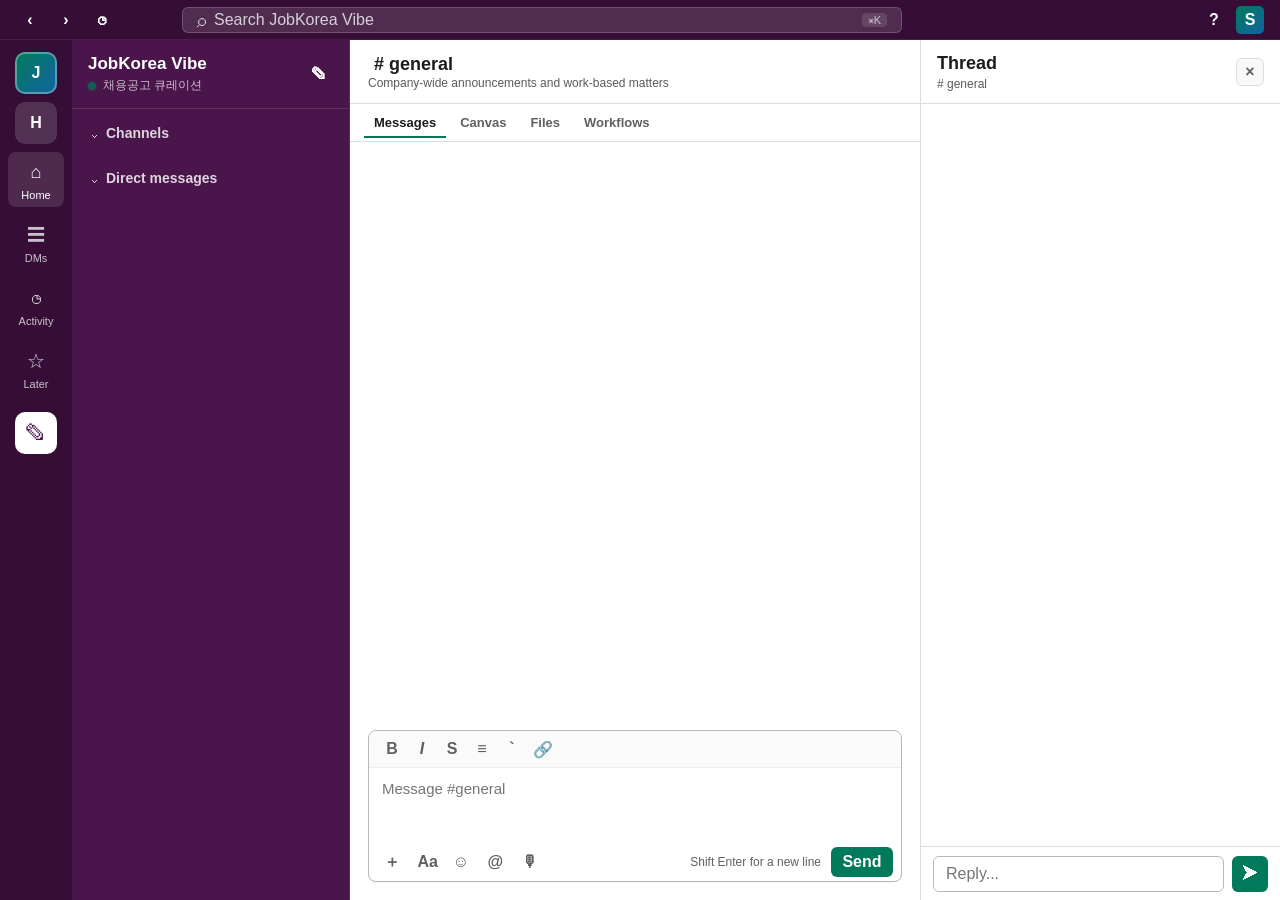
<file: index.html>
<!doctype html>
<html lang="ko">
  <head>
    <meta charset="UTF-8" />
    <meta name="viewport" content="width=device-width, initial-scale=1.0" />
    <title>JobKorea Vibe</title>
    <link rel="stylesheet" href="/styles.css?v=20260704-job-dm-links" />
  </head>
  <body>
    <div class="app-shell">
      <header class="topbar">
        <div class="history-controls" aria-label="history controls">
          <button class="icon-button" aria-label="Back">‹</button>
          <button class="icon-button" aria-label="Forward">›</button>
          <button class="icon-button" aria-label="History">◷</button>
        </div>
        <button class="search-trigger" id="searchTrigger">
          <span class="search-icon">⌕</span>
          <span>Search JobKorea Vibe</span>
          <kbd>⌘K</kbd>
        </button>
        <div class="topbar-actions">
          <button class="icon-button" aria-label="Help">?</button>
          <button class="avatar avatar-small" aria-label="Profile">S</button>
        </div>
      </header>

      <aside class="rail">
        <button class="workspace-switch active" aria-label="JobKorea Vibe">J</button>
        <button class="workspace-switch" aria-label="Hackathon">H</button>
        <button class="rail-item active" aria-label="Home" data-rail-home>
          <span class="rail-icon">⌂</span>
          <span>Home</span>
        </button>
        <button class="rail-item" aria-label="DMs" data-rail-dms>
          <span class="rail-icon">☰</span>
          <span>DMs</span>
        </button>
        <button class="rail-item" aria-label="Activity">
          <span class="rail-icon">◷</span>
          <span>Activity</span>
        </button>
        <button class="rail-item" id="laterRailButton" type="button" aria-label="Later" data-later-view onclick="window.__slezzukPendingMode='later'; if (window.JobKoreaVibeOpenLater) window.JobKoreaVibeOpenLater(); else window.dispatchEvent(new CustomEvent('slezzuk:open-later')); return false;">
          <span class="rail-icon">☆</span>
          <span>Later</span>
        </button>
        <button class="rail-compose" aria-label="Compose">✎</button>
      </aside>

      <nav class="sidebar">
        <section class="workspace-card">
          <div>
            <h1>JobKorea Vibe</h1>
            <p><span class="presence-dot"></span> 채용공고 큐레이션</p>
          </div>
          <button class="icon-button light" aria-label="New message">✎</button>
        </section>

        <section class="sidebar-section compact" hidden></section>

        <section class="sidebar-section">
          <button class="section-title" data-collapse="channels">
            <span>⌄</span>
            <strong>Channels</strong>
          </button>
          <div id="channels" class="section-list"></div>
        </section>

        <section class="sidebar-section">
          <button class="section-title" data-collapse="directs">
            <span>⌄</span>
            <strong>Direct messages</strong>
          </button>
          <div id="directs" class="section-list"></div>
        </section>
      </nav>

      <main class="conversation">
        <div class="channel-header">
          <div>
            <button class="channel-title" id="channelTitle"># general</button>
            <p id="channelSubtitle">Company-wide announcements and work-based matters</p>
          </div>
          <div class="channel-actions" aria-hidden="true">
            <span id="memberCount" hidden>0</span>
          </div>
        </div>

        <div class="channel-tabs">
          <button class="tab active">Messages</button>
          <button class="tab">Canvas</button>
          <button class="tab">Files</button>
          <button class="tab">Workflows</button>
          <div class="bookmarks" id="bookmarks"></div>
        </div>

        <div class="message-list" id="messageList" aria-live="polite"></div>

        <form class="composer" id="composer">
          <div class="composer-tools">
            <button type="button" class="tool-button">B</button>
            <button type="button" class="tool-button italic">I</button>
            <button type="button" class="tool-button">S</button>
            <button type="button" class="tool-button">≡</button>
            <button type="button" class="tool-button">`</button>
            <button type="button" class="tool-button">🔗</button>
          </div>
          <textarea id="messageInput" rows="3" placeholder="Message #general"></textarea>
          <div class="composer-footer">
            <div>
              <button type="button" class="tool-button">＋</button>
              <button type="button" class="tool-button">Aa</button>
              <button type="button" class="tool-button">☺</button>
              <button type="button" class="tool-button">@</button>
              <button type="button" class="tool-button">🎙</button>
            </div>
            <div class="composer-actions">
              <span class="composer-hint">Shift Enter for a new line</span>
              <button class="send-button" type="submit">Send</button>
            </div>
          </div>
        </form>
      </main>

      <aside class="thread-panel" id="threadPanel" aria-hidden="true">
        <div class="thread-header">
          <div>
            <h2>Thread</h2>
            <p id="threadChannel"># general</p>
          </div>
          <button class="icon-button surface" id="closeThread" aria-label="Close thread">×</button>
        </div>
        <div class="thread-body" id="threadBody"></div>
        <form class="thread-reply" id="threadReply">
          <input id="threadInput" type="text" placeholder="Reply..." />
          <button type="submit">➤</button>
        </form>
      </aside>
    </div>

    <div class="search-overlay" id="searchOverlay" aria-hidden="true">
      <div class="search-modal" role="dialog" aria-label="Search">
        <input id="searchInput" type="search" placeholder="Search JobKorea Vibe" />
        <div class="search-filters">
          <button>Messages</button>
          <button>Files</button>
          <button>Channels</button>
          <button>People</button>
        </div>
        <div id="searchResults" class="search-results"></div>
      </div>
    </div>

    <div class="search-overlay" id="channelOverlay" aria-hidden="true">
      <div class="search-modal channel-modal" role="dialog" aria-label="Channel manager">
        <div class="modal-header">
          <div>
            <h2>보고 싶은 직군 선택</h2>
            <p>관심 있는 직군을 켜두면 왼쪽 채널 목록에서 바로 확인할 수 있습니다.</p>
          </div>
          <button class="icon-button surface" id="closeChannelManager" aria-label="Close channel manager">×</button>
        </div>
        <div class="channel-manager-tools">
          <input id="channelFilter" class="manager-search" type="search" placeholder="직군 검색" />
          <span id="channelManagerSummary" class="channel-manager-summary"></span>
        </div>
        <div id="channelManager" class="channel-manager"></div>
      </div>
    </div>

    <script src="/app.js?v=20260704-job-dm-links"></script>
  </body>
</html>
</file>
<file: styles.css>
:root {
  --aubergine: #3f0e40;
  --aubergine-2: #4a154b;
  --aubergine-3: #350d36;
  --sidebar-hover: rgba(255, 255, 255, 0.12);
  --sidebar-active: #1164a3;
  --border: #dddddd;
  --text: #1d1c1d;
  --muted: #616061;
  --surface: #ffffff;
  --surface-soft: #f8f8f8;
  --blue: #1264a3;
  --green: #007a5a;
  --yellow: #ecb22e;
  --red: #e01e5a;
  --font: Slack-Lato, Lato, "Helvetica Neue", Helvetica, Arial, sans-serif;
}

* {
  box-sizing: border-box;
}

body {
  margin: 0;
  min-width: 320px;
  height: 100vh;
  overflow: hidden;
  color: var(--text);
  background: var(--surface);
  font-family: var(--font);
  letter-spacing: 0;
}

button,
input,
textarea {
  font: inherit;
}

button {
  cursor: pointer;
}

.app-shell {
  display: grid;
  grid-template-columns: 72px 278px minmax(360px, 1fr) 360px;
  grid-template-rows: 40px minmax(0, 1fr);
  height: 100vh;
}

.topbar {
  grid-column: 1 / -1;
  display: grid;
  grid-template-columns: 154px minmax(180px, 720px) 1fr;
  align-items: center;
  gap: 12px;
  padding: 0 16px;
  color: #fff;
  background: var(--aubergine-3);
  box-shadow: inset 0 -1px rgba(255, 255, 255, 0.08);
}

.history-controls,
.topbar-actions,
.channel-actions {
  display: flex;
  align-items: center;
  gap: 8px;
}

.topbar-actions {
  justify-content: flex-end;
}

.icon-button {
  display: inline-grid;
  place-items: center;
  width: 28px;
  height: 28px;
  border: 0;
  border-radius: 6px;
  color: currentColor;
  background: transparent;
  font-weight: 700;
}

.icon-button:hover,
.tool-button:hover {
  background: rgba(29, 28, 29, 0.08);
}

.icon-button.light:hover {
  background: rgba(255, 255, 255, 0.16);
}

.icon-button.surface {
  color: var(--muted);
  background: var(--surface-soft);
  border: 1px solid var(--border);
}

.search-trigger {
  display: flex;
  align-items: center;
  gap: 8px;
  width: 100%;
  height: 26px;
  padding: 0 14px;
  border: 1px solid rgba(255, 255, 255, 0.18);
  border-radius: 6px;
  color: rgba(255, 255, 255, 0.78);
  background: rgba(255, 255, 255, 0.13);
  text-align: left;
}

.search-trigger kbd {
  margin-left: auto;
  padding: 1px 6px;
  border-radius: 4px;
  color: rgba(255, 255, 255, 0.68);
  background: rgba(255, 255, 255, 0.12);
  font-size: 11px;
  font-family: inherit;
}

.search-trigger:hover {
  background: rgba(255, 255, 255, 0.2);
}

.search-icon {
  font-size: 18px;
  line-height: 1;
}

.avatar {
  border: 0;
  color: #fff;
  background: linear-gradient(135deg, var(--green), var(--blue));
  font-weight: 800;
}

.avatar-small {
  width: 28px;
  height: 28px;
  border-radius: 5px;
}

.status-chip,
.huddle-button {
  display: inline-flex;
  align-items: center;
  gap: 7px;
  height: 28px;
  padding: 0 10px;
  border: 1px solid rgba(255, 255, 255, 0.16);
  border-radius: 6px;
  color: rgba(255, 255, 255, 0.9);
  background: rgba(255, 255, 255, 0.1);
  font-size: 13px;
  font-weight: 800;
}

.huddle-button {
  border-color: var(--border);
  color: var(--text);
  background: #fff;
}

.live-dot,
.presence-dot {
  display: inline-block;
  width: 8px;
  height: 8px;
  border-radius: 50%;
  background: var(--green);
  box-shadow: 0 0 0 2px rgba(0, 122, 90, 0.18);
}

.rail {
  grid-column: 1;
  grid-row: 2;
  display: flex;
  flex-direction: column;
  align-items: center;
  gap: 8px;
  padding: 12px 8px;
  color: rgba(255, 255, 255, 0.74);
  background: var(--aubergine-3);
}

.workspace-switch {
  display: grid;
  place-items: center;
  width: 42px;
  height: 42px;
  border: 0;
  border-radius: 10px;
  color: #fff;
  background: rgba(255, 255, 255, 0.15);
  font-weight: 900;
}

.workspace-switch.active {
  background: linear-gradient(135deg, var(--green), var(--blue));
  box-shadow: inset 0 0 0 2px rgba(255, 255, 255, 0.32);
}

.rail-item {
  display: grid;
  justify-items: center;
  gap: 3px;
  width: 56px;
  min-height: 54px;
  padding: 6px 4px;
  border: 0;
  border-radius: 8px;
  color: inherit;
  background: transparent;
  font-size: 11px;
}

.rail-item.active,
.rail-item:hover {
  color: #fff;
  background: rgba(255, 255, 255, 0.12);
}

.rail-icon {
  display: grid;
  place-items: center;
  width: 28px;
  height: 28px;
  border-radius: 6px;
  font-size: 18px;
}

.rail-compose {
  display: grid;
  place-items: center;
  width: 42px;
  height: 42px;
  margin-top: 8px;
  border: 0;
  border-radius: 10px;
  color: var(--aubergine-2);
  background: #fff;
  font-size: 22px;
}

.sidebar {
  grid-column: 2;
  grid-row: 2;
  overflow-y: auto;
  color: rgba(255, 255, 255, 0.82);
  background: var(--aubergine-2);
  border-right: 1px solid rgba(255, 255, 255, 0.1);
}

.workspace-card {
  display: flex;
  align-items: center;
  justify-content: space-between;
  min-height: 68px;
  padding: 14px 16px;
  border-bottom: 1px solid rgba(255, 255, 255, 0.12);
  color: #fff;
}

.workspace-card h1 {
  margin: 0 0 3px;
  font-size: 17px;
  line-height: 1.2;
}

.workspace-card p,
.channel-header p,
.thread-header p {
  margin: 0;
  color: inherit;
  opacity: 0.72;
  font-size: 12px;
}

.workspace-card p {
  display: flex;
  align-items: center;
  gap: 7px;
}

.sidebar-section {
  padding: 10px 8px 4px;
}

.sidebar-section.compact {
  padding-top: 12px;
}

.sidebar-row,
.section-title {
  display: flex;
  align-items: center;
  width: 100%;
  min-height: 28px;
  gap: 8px;
  padding: 0 10px;
  border: 0;
  border-radius: 6px;
  color: inherit;
  background: transparent;
  text-align: left;
  white-space: nowrap;
}

.sidebar-row {
  position: relative;
}

.sidebar-row:hover,
.section-title:hover {
  background: var(--sidebar-hover);
}

.sidebar-row.active {
  color: #fff;
  background: var(--sidebar-active);
}

.channel-manage-row {
  margin-top: 6px;
  color: rgba(255, 255, 255, 0.96);
  font-weight: 800;
}

.sidebar-row.unread {
  color: #fff;
  font-weight: 800;
}

.row-label {
  min-width: 0;
  overflow: hidden;
  text-overflow: ellipsis;
}

.row-icon {
  width: 18px;
  color: rgba(255, 255, 255, 0.56);
}

.sidebar-count {
  display: inline-grid;
  place-items: center;
  min-width: 20px;
  height: 18px;
  margin-left: auto;
  padding: 0 6px;
  border-radius: 999px;
  color: #fff;
  background: rgba(255, 255, 255, 0.22);
  font-size: 11px;
  font-weight: 900;
}

.sidebar-count.urgent {
  background: var(--red);
}

.dm-avatar {
  display: inline-grid;
  place-items: center;
  width: 20px;
  height: 20px;
  border-radius: 5px;
  color: #fff;
  font-size: 11px;
  font-weight: 900;
}

.status-dot {
  width: 8px;
  height: 8px;
  margin-left: -12px;
  margin-right: 2px;
  align-self: flex-end;
  border: 2px solid var(--aubergine-2);
  border-radius: 50%;
  background: #8f8f8f;
}

.status-dot.active {
  background: var(--green);
}

.status-dot.away {
  background: var(--yellow);
}

.section-title {
  margin-bottom: 3px;
}

.section-title strong {
  font-size: 14px;
}

.section-list.collapsed {
  display: none;
}

.conversation {
  grid-column: 3;
  grid-row: 2;
  display: grid;
  grid-template-rows: 64px 38px minmax(0, 1fr) auto;
  min-width: 0;
  background: #fff;
}

.channel-header {
  display: flex;
  align-items: center;
  justify-content: space-between;
  gap: 14px;
  min-width: 0;
  padding: 10px 18px;
  border-bottom: 1px solid var(--border);
}

.channel-title {
  display: block;
  max-width: 45vw;
  overflow: hidden;
  border: 0;
  color: var(--text);
  background: transparent;
  font-size: 18px;
  font-weight: 800;
  text-overflow: ellipsis;
  white-space: nowrap;
}

.pill-button {
  display: flex;
  align-items: center;
  gap: 6px;
  height: 30px;
  padding: 0 10px;
  border: 1px solid var(--border);
  border-radius: 6px;
  color: var(--muted);
  background: #fff;
  font-weight: 700;
}

.channel-tabs {
  display: flex;
  align-items: center;
  min-width: 0;
  gap: 4px;
  padding: 0 14px;
  border-bottom: 1px solid var(--border);
  background: #fff;
}

.tab,
.bookmark {
  height: 30px;
  border: 0;
  border-radius: 6px;
  color: var(--muted);
  background: transparent;
  font-size: 13px;
  font-weight: 800;
}

.tab {
  padding: 0 10px;
}

.tab.active {
  color: var(--text);
  box-shadow: inset 0 -2px var(--green);
  border-radius: 0;
}

.bookmarks {
  display: flex;
  gap: 4px;
  min-width: 0;
  margin-left: 8px;
  overflow: hidden;
}

.bookmark {
  flex: 0 0 auto;
  padding: 0 9px;
  background: var(--surface-soft);
  border: 1px solid #ededed;
}

.message-list {
  overflow-y: auto;
  padding: 0 0 18px;
}

.channel-intro {
  padding: 28px 22px 18px;
}

.intro-icon {
  display: grid;
  place-items: center;
  width: 62px;
  height: 62px;
  border-radius: 8px;
  color: var(--muted);
  background: var(--surface-soft);
  border: 1px solid var(--border);
  font-size: 38px;
  font-weight: 900;
}

.channel-intro h2 {
  margin: 14px 0 5px;
  font-size: 28px;
  line-height: 1.1;
}

.channel-intro p {
  margin: 0;
  color: var(--muted);
  line-height: 1.42;
}

.intro-meta {
  display: flex;
  flex-wrap: wrap;
  gap: 8px;
  margin-top: 12px;
}

.intro-meta span {
  padding: 5px 9px;
  border: 1px solid var(--border);
  border-radius: 999px;
  color: var(--muted);
  background: #fff;
  font-size: 12px;
  font-weight: 800;
}

.day-divider {
  position: sticky;
  top: 8px;
  z-index: 1;
  display: flex;
  justify-content: center;
  margin: 8px 18px 16px;
}

.day-divider span {
  padding: 5px 13px;
  border: 1px solid var(--border);
  border-radius: 999px;
  background: #fff;
  color: var(--muted);
  font-size: 12px;
  font-weight: 800;
}

.message {
  position: relative;
  display: grid;
  grid-template-columns: 40px minmax(0, 1fr);
  gap: 10px;
  padding: 8px 18px;
}

.message-system {
  grid-column: 1 / -1;
  margin-left: 50px;
  color: var(--muted);
  font-size: 12px;
}

.message:hover {
  background: var(--surface-soft);
}

.message:hover .message-actions {
  opacity: 1;
  transform: translateY(0);
}

.message-avatar {
  display: grid;
  place-items: center;
  width: 38px;
  height: 38px;
  border: 0;
  border-radius: 8px;
  color: #fff;
  font-weight: 900;
}

.message-content {
  min-width: 0;
}

.message-meta {
  display: flex;
  align-items: baseline;
  gap: 8px;
  margin-bottom: 3px;
}

.message-name {
  border: 0;
  padding: 0;
  color: var(--text);
  background: transparent;
  font-weight: 900;
}

.message-time {
  color: var(--muted);
  font-size: 12px;
}

.message-text {
  margin: 0;
  max-width: 860px;
  line-height: 1.42;
}

.message-text ul {
  margin: 8px 0 0;
  padding-left: 18px;
}

.message-text li {
  margin: 3px 0;
}

.message-text code {
  padding: 1px 4px;
  border: 1px solid #d8d8d8;
  border-radius: 4px;
  background: #f6f6f6;
}

.message-actions {
  position: absolute;
  top: -12px;
  right: 20px;
  display: flex;
  overflow: hidden;
  border: 1px solid var(--border);
  border-radius: 6px;
  background: #fff;
  box-shadow: 0 2px 7px rgba(0, 0, 0, 0.12);
  opacity: 0;
  transform: translateY(3px);
  transition: 120ms ease;
}

.message-actions button {
  width: 32px;
  height: 30px;
  border: 0;
  border-right: 1px solid var(--border);
  background: #fff;
}

.message-actions button:last-child {
  border-right: 0;
}

.reactions {
  display: flex;
  flex-wrap: wrap;
  gap: 6px;
  margin-top: 8px;
}

.reaction {
  display: inline-flex;
  align-items: center;
  gap: 4px;
  height: 24px;
  padding: 0 8px;
  border: 1px solid #d6d6d6;
  border-radius: 999px;
  color: var(--text);
  background: #fff;
  font-size: 12px;
}

.reaction.selected {
  border-color: #91c2e8;
  color: #0b4c7b;
  background: #eaf5ff;
  font-weight: 900;
}

.job-toolbar {
  display: flex;
  align-items: center;
  justify-content: space-between;
  gap: 12px;
  margin: 0 18px 12px;
  padding: 10px 12px;
  border: 1px solid var(--border);
  border-radius: 8px;
  background: var(--surface-soft);
}

.job-toolbar button,
.profile-editor button {
  height: 32px;
  border: 1px solid #0f6e54;
  border-radius: 6px;
  color: #fff;
  background: var(--green);
  font-weight: 900;
}

.profile-intro .intro-icon {
  color: #fff;
  background: var(--red);
  border-color: #b81849;
  font-size: 17px;
}

.profile-upload-form {
  display: grid;
  gap: 12px;
  max-width: 720px;
  margin-top: 8px;
}

.profile-upload-form.disabled {
  opacity: 0.78;
}

.document-type-row {
  display: flex;
  align-items: center;
  gap: 10px;
}

.document-type-row label {
  display: grid;
  gap: 5px;
  min-width: 220px;
  color: var(--muted);
  font-size: 13px;
  font-weight: 800;
}

.document-type-row select {
  height: 34px;
  padding: 0 10px;
  border: 1px solid var(--border);
  border-radius: 6px;
  color: var(--text);
  background: #fff;
}

.pdf-dropzone {
  display: grid;
  grid-template-columns: 58px minmax(0, 1fr);
  grid-template-rows: auto auto;
  align-items: center;
  gap: 2px 12px;
  min-height: 92px;
  padding: 15px;
  border: 1px dashed #b8b8b8;
  border-radius: 8px;
  background: #fbfbfb;
}

.pdf-dropzone:hover,
.pdf-dropzone.has-file {
  border-color: var(--blue);
  background: #f4f9ff;
}

.pdf-dropzone input {
  position: absolute;
  width: 1px;
  height: 1px;
  opacity: 0;
  pointer-events: none;
}

.pdf-icon {
  display: grid;
  grid-row: 1 / 3;
  place-items: center;
  width: 58px;
  height: 58px;
  border-radius: 8px;
  color: #fff;
  background: var(--red);
  font-size: 14px;
  font-weight: 900;
}

.pdf-dropzone strong {
  min-width: 0;
  overflow: hidden;
  font-size: 16px;
  text-overflow: ellipsis;
  white-space: nowrap;
}

.pdf-dropzone small {
  color: var(--muted);
  font-weight: 800;
}

.profile-upload-form button[type="submit"] {
  justify-self: start;
  height: 34px;
  padding: 0 14px;
  border: 1px solid #0f6e54;
  border-radius: 6px;
  color: #fff;
  background: var(--green);
  font-weight: 900;
}

.profile-upload-form button[disabled],
.profile-upload-form select[disabled] {
  cursor: not-allowed;
  opacity: 0.68;
}

.profile-upload-error {
  margin: 0;
  color: var(--red);
  font-size: 13px;
  font-weight: 800;
}

.profile-result-message .message-text {
  margin-bottom: 8px;
}

.profile-result-bullets {
  margin: 8px 0 12px;
  padding-left: 18px;
}

.text-output-card,
.json-output-card {
  max-width: 920px;
  margin-top: 10px;
  overflow: hidden;
  border: 1px solid #d9d9d9;
  border-radius: 8px;
  background: #fff;
}

.text-output-card {
  border-color: #f0c4d1;
}

.text-output-card pre,
.json-output-card pre {
  max-height: 460px;
  margin: 0;
  overflow: auto;
  padding: 14px;
  color: #202124;
  background: #f7f7f7;
  font-size: 12px;
  line-height: 1.45;
  white-space: pre-wrap;
  word-break: break-word;
}

.text-output-card pre {
  color: #1d1c1d;
  background: #fff8fa;
}

.profile-thread-summary {
  margin: 12px;
  padding: 12px;
  border: 1px solid var(--border);
  border-radius: 8px;
  background: #fff;
}

.profile-thread-summary p {
  margin: 6px 0 0;
  color: var(--muted);
  line-height: 1.38;
}

.thread-keywords {
  display: flex;
  flex-wrap: wrap;
  gap: 6px;
  margin-top: 10px;
}

.thread-keywords span {
  padding: 4px 7px;
  border: 1px solid #d6e4f2;
  border-radius: 999px;
  color: #0b4c7b;
  background: #eef6ff;
  font-size: 12px;
  font-weight: 800;
}

.job-toolbar label {
  display: flex;
  align-items: center;
  gap: 8px;
  color: var(--muted);
  font-size: 13px;
  font-weight: 800;
}

.job-toolbar input[type="range"] {
  width: 110px;
}

.reply-summary {
  display: inline-flex;
  align-items: center;
  gap: 8px;
  margin-top: 8px;
  padding: 0;
  border: 0;
  color: var(--blue);
  background: transparent;
  font-size: 13px;
}

.job-card {
  max-width: 720px;
  margin-top: 10px;
  overflow: hidden;
  border: 1px solid #d9d9d9;
  border-radius: 8px;
  background: #fff;
  box-shadow: 0 1px 0 rgba(0, 0, 0, 0.04);
}

.job-json-card {
  max-width: min(920px, 100%);
  margin-top: 10px;
  overflow: hidden;
  border: 1px solid #d9d9d9;
  border-radius: 8px;
  background: #fff;
  box-shadow: 0 1px 0 rgba(0, 0, 0, 0.04);
}

.job-card-head {
  display: flex;
  align-items: flex-start;
  justify-content: space-between;
  gap: 14px;
  padding: 14px 14px 12px;
  border-left: 4px solid var(--blue);
  background: linear-gradient(90deg, #f4f8fb, #fff);
}

.json-card-head {
  display: flex;
  align-items: flex-start;
  justify-content: space-between;
  gap: 14px;
  padding: 14px 14px 12px;
  border-left: 4px solid var(--green);
  background: #f7faf8;
}

.json-card-head h3 {
  margin: 0;
  color: var(--text);
  font-size: 16px;
  line-height: 1.32;
}

.job-json-card pre {
  max-height: 460px;
  margin: 0;
  overflow: auto;
  padding: 14px;
  border-top: 1px solid #ededed;
  color: #242124;
  background: #fbfbfb;
  font-size: 12px;
  line-height: 1.5;
  white-space: pre;
}

.job-source {
  display: inline-block;
  margin-bottom: 5px;
  color: var(--blue);
  font-size: 12px;
  font-weight: 900;
}

.job-card h3 {
  margin: 0;
  color: var(--text);
  font-size: 16px;
  line-height: 1.32;
}

.job-dday {
  flex: 0 0 auto;
  padding: 4px 8px;
  border-radius: 999px;
  color: #fff;
  background: var(--red);
  font-size: 12px;
  font-weight: 900;
}

.job-meta-grid {
  display: grid;
  grid-template-columns: repeat(2, minmax(0, 1fr));
  gap: 1px;
  border-top: 1px solid #ededed;
  border-bottom: 1px solid #ededed;
  background: #ededed;
}

.job-meta-grid span {
  display: grid;
  gap: 2px;
  min-width: 0;
  padding: 9px 12px;
  background: #fff;
  color: var(--text);
  font-size: 13px;
}

.job-meta-grid strong {
  color: var(--muted);
  font-size: 11px;
}

.job-roles {
  display: flex;
  flex-wrap: wrap;
  gap: 6px;
  padding: 12px;
}

.job-roles span {
  padding: 5px 8px;
  border: 1px solid #d7e4ef;
  border-radius: 999px;
  color: #0b4c7b;
  background: #f2f8fc;
  font-size: 12px;
  font-weight: 800;
}

.job-card-footer {
  display: flex;
  align-items: center;
  justify-content: space-between;
  gap: 12px;
  padding: 9px 12px;
  border-top: 1px solid #ededed;
  color: var(--muted);
  background: var(--surface-soft);
  font-size: 12px;
}

.job-card-footer a {
  flex: 0 0 auto;
  color: var(--blue);
  font-weight: 900;
  text-decoration: none;
}

.profile-editor {
  display: grid;
  gap: 12px;
  max-width: 760px;
  padding: 22px;
}

.profile-editor label {
  display: grid;
  gap: 6px;
  color: var(--muted);
  font-size: 13px;
  font-weight: 900;
}

.profile-editor textarea,
.profile-editor input {
  width: 100%;
  min-height: 40px;
  padding: 10px 12px;
  border: 1px solid #b8b8b8;
  border-radius: 8px;
  color: var(--text);
  background: #fff;
  outline: 0;
}

.profile-editor textarea {
  min-height: 110px;
  resize: vertical;
}

.profile-editor button {
  width: 140px;
}

.ai-match {
  display: grid;
  grid-template-columns: 82px minmax(0, 1fr);
  gap: 14px;
  margin: 14px;
  padding: 14px;
  border: 1px solid #d7e4ef;
  border-radius: 8px;
  background: #f8fbfd;
}

.match-score {
  display: grid;
  place-items: center;
  align-content: center;
  width: 72px;
  height: 72px;
  border-radius: 50%;
  color: #fff;
  background: conic-gradient(var(--green), var(--blue));
  font-size: 24px;
  font-weight: 900;
}

.match-score span {
  font-size: 12px;
}

.ai-match h3 {
  margin: 0 0 6px;
  font-size: 16px;
}

.ai-match p {
  margin: 0 0 10px;
  color: var(--muted);
  line-height: 1.42;
}

.ai-match ul {
  margin: 5px 0 10px;
  padding-left: 18px;
}

.ai-match li {
  margin: 3px 0;
}

.ai-match small {
  color: var(--muted);
  font-weight: 800;
}

.ai-trace {
  max-width: 760px;
  margin-top: 10px;
  padding: 12px;
  border: 1px solid #d7e4ef;
  border-radius: 8px;
  background: #f8fbfd;
}

.trace-grid {
  display: grid;
  grid-template-columns: repeat(5, minmax(0, 1fr));
  gap: 1px;
  overflow: hidden;
  border: 1px solid #e6eef4;
  border-radius: 7px;
  background: #e6eef4;
}

.trace-grid span {
  display: grid;
  gap: 3px;
  min-width: 0;
  padding: 8px;
  background: #fff;
  font-size: 12px;
}

.trace-grid strong {
  color: var(--muted);
  font-size: 11px;
}

.ai-trace a {
  display: block;
  overflow: hidden;
  margin-top: 10px;
  color: var(--blue);
  font-size: 12px;
  font-weight: 900;
  text-overflow: ellipsis;
  white-space: nowrap;
}

.ai-trace ol {
  margin: 10px 0 0;
  padding-left: 20px;
  color: var(--muted);
  font-size: 13px;
  line-height: 1.45;
}

.ai-trace p {
  margin: 10px 0 0;
  color: var(--muted);
  font-size: 13px;
  line-height: 1.45;
}

.compact-message {
  padding-top: 6px;
  padding-bottom: 6px;
}

.reply-summary span {
  color: var(--muted);
}

.attachment {
  display: grid;
  grid-template-columns: 42px minmax(0, 1fr);
  gap: 10px;
  max-width: 430px;
  margin-top: 9px;
  padding: 10px;
  border: 1px solid var(--border);
  border-left: 4px solid var(--attachment);
  border-radius: 6px;
  background: #fff;
}

.attachment-thumb {
  display: grid;
  place-items: center;
  width: 42px;
  height: 42px;
  border-radius: 6px;
  color: var(--attachment);
  background: color-mix(in srgb, var(--attachment) 14%, white);
  font-size: 22px;
  font-weight: 900;
}

.attachment strong {
  font-size: 14px;
}

.attachment p {
  margin: 3px 0 0;
  color: var(--muted);
  font-size: 13px;
}

.composer {
  margin: 0 18px 18px;
  border: 1px solid #b8b8b8;
  border-radius: 8px;
  background: #fff;
  box-shadow: 0 1px 0 rgba(0, 0, 0, 0.04);
}

.composer:focus-within {
  border-color: var(--text);
  box-shadow: 0 0 0 1px var(--text);
}

.composer-tools,
.composer-footer {
  display: flex;
  align-items: center;
  justify-content: space-between;
  min-height: 36px;
  padding: 4px 8px;
}

.composer-actions {
  display: flex;
  align-items: center;
  gap: 10px;
}

.composer-hint {
  color: var(--muted);
  font-size: 12px;
}

.composer-tools {
  justify-content: flex-start;
  border-bottom: 1px solid #ededed;
  background: #fafafa;
  border-radius: 8px 8px 0 0;
}

.tool-button {
  width: 30px;
  height: 28px;
  border: 0;
  border-radius: 5px;
  color: var(--muted);
  background: transparent;
  font-weight: 800;
}

.tool-button.italic {
  font-style: italic;
}

.composer textarea {
  display: block;
  width: 100%;
  min-height: 72px;
  resize: none;
  border: 0;
  outline: 0;
  padding: 12px 13px;
  font-size: 15px;
}

.send-button {
  height: 30px;
  min-width: 62px;
  border: 0;
  border-radius: 6px;
  color: #fff;
  background: var(--green);
  font-weight: 800;
}

.send-button:disabled {
  background: #d9d9d9;
}

.thread-panel {
  grid-column: 4;
  grid-row: 2;
  display: grid;
  grid-template-rows: 64px minmax(0, 1fr) 54px;
  min-width: 0;
  border-left: 1px solid var(--border);
  background: #fff;
}

.thread-header {
  display: flex;
  align-items: center;
  justify-content: space-between;
  padding: 10px 16px;
  border-bottom: 1px solid var(--border);
}

.thread-header h2 {
  margin: 0 0 3px;
  font-size: 18px;
}

.thread-body {
  overflow-y: auto;
  padding: 12px 0;
}

.thread-context {
  display: flex;
  align-items: center;
  justify-content: space-between;
  margin: 0 14px 10px;
  padding: 9px 10px;
  border: 1px solid var(--border);
  border-radius: 6px;
  color: var(--muted);
  background: var(--surface-soft);
  font-size: 13px;
}

.thread-context strong {
  color: var(--text);
}

.empty-thread {
  margin: 16px;
  padding: 18px;
  border: 1px dashed #c7c7c7;
  border-radius: 8px;
  color: var(--muted);
  text-align: center;
}

.thread-reply {
  display: flex;
  align-items: center;
  gap: 8px;
  padding: 8px 12px;
  border-top: 1px solid var(--border);
}

.thread-reply input {
  min-width: 0;
  flex: 1;
  height: 36px;
  padding: 0 12px;
  border: 1px solid #b8b8b8;
  border-radius: 6px;
  outline: 0;
}

.thread-reply button {
  width: 36px;
  height: 36px;
  border: 0;
  border-radius: 6px;
  color: #fff;
  background: var(--green);
}

.search-overlay {
  position: fixed;
  inset: 0;
  z-index: 20;
  display: none;
  justify-content: center;
  padding-top: 72px;
  background: rgba(0, 0, 0, 0.28);
}

.search-overlay.open {
  display: flex;
}

.search-modal {
  width: min(720px, calc(100vw - 28px));
  max-height: min(560px, calc(100vh - 120px));
  overflow: hidden;
  border-radius: 8px;
  background: #fff;
  box-shadow: 0 18px 70px rgba(0, 0, 0, 0.28);
}

.search-modal input {
  width: 100%;
  height: 56px;
  padding: 0 18px;
  border: 0;
  border-bottom: 1px solid var(--border);
  outline: 0;
  font-size: 18px;
}

.channel-modal {
  display: grid;
  grid-template-rows: auto auto auto minmax(0, 1fr);
  width: min(860px, calc(100vw - 28px));
  max-height: min(720px, calc(100vh - 88px));
}

.modal-header {
  display: flex;
  align-items: flex-start;
  justify-content: space-between;
  gap: 16px;
  padding: 18px;
  border-bottom: 1px solid var(--border);
}

.modal-header h2 {
  margin: 0 0 5px;
  font-size: 20px;
  line-height: 1.2;
}

.modal-header p {
  margin: 0;
  color: var(--muted);
  font-size: 13px;
  line-height: 1.4;
}

.custom-channel-form {
  display: grid;
  grid-template-columns: minmax(130px, 1fr) minmax(180px, 1.4fr) 72px;
  gap: 8px;
  padding: 12px 14px;
  border-bottom: 1px solid var(--border);
  background: var(--surface-soft);
}

.custom-channel-form input,
.manager-search {
  height: 38px;
  padding: 0 12px;
  border: 1px solid #b8b8b8;
  border-radius: 6px;
  background: #fff;
  font-size: 14px;
}

.custom-channel-form button,
.channel-option-actions button {
  height: 34px;
  border: 1px solid var(--border);
  border-radius: 6px;
  color: var(--text);
  background: #fff;
  font-weight: 900;
}

.custom-channel-form button {
  color: #fff;
  border-color: #0f6e54;
  background: var(--green);
}

.manager-search {
  width: calc(100% - 28px);
  margin: 12px 14px;
}

.channel-manager {
  overflow-y: auto;
  padding: 0 14px 14px;
}

.channel-option {
  display: grid;
  grid-template-columns: minmax(0, 1fr) auto;
  gap: 12px;
  align-items: center;
  padding: 12px 0;
  border-bottom: 1px solid #eeeeee;
}

.channel-option-main {
  display: grid;
  grid-template-columns: 30px minmax(0, 1fr);
  gap: 10px;
  min-width: 0;
}

.channel-hash {
  display: grid;
  place-items: center;
  width: 30px;
  height: 30px;
  border: 1px solid var(--border);
  border-radius: 6px;
  color: var(--muted);
  background: var(--surface-soft);
  font-weight: 900;
}

.channel-option strong,
.channel-option p,
.channel-option small {
  display: block;
  min-width: 0;
  overflow: hidden;
  text-overflow: ellipsis;
  white-space: nowrap;
}

.channel-option p {
  margin: 3px 0 2px;
  color: var(--muted);
  font-size: 13px;
}

.channel-option small {
  color: var(--blue);
  font-size: 12px;
  font-weight: 800;
}

.channel-option-actions {
  display: flex;
  gap: 6px;
}

.channel-option-actions button {
  min-width: 62px;
  padding: 0 10px;
}

.channel-option-actions button.selected {
  color: #fff;
  border-color: var(--blue);
  background: var(--blue);
}

.channel-option-actions button.danger {
  color: var(--red);
}

.search-filters {
  display: flex;
  gap: 8px;
  padding: 10px 12px;
  border-bottom: 1px solid var(--border);
}

.search-filters button {
  height: 28px;
  border: 1px solid var(--border);
  border-radius: 999px;
  color: var(--muted);
  background: #fff;
  font-size: 13px;
  font-weight: 800;
}

.search-results {
  max-height: 440px;
  overflow-y: auto;
  padding: 8px;
}

.search-result {
  display: grid;
  grid-template-columns: 32px minmax(0, 1fr);
  gap: 10px;
  width: 100%;
  padding: 10px;
  border: 0;
  border-radius: 6px;
  color: var(--text);
  background: #fff;
  text-align: left;
}

.search-result.empty {
  grid-template-columns: 1fr;
}

.search-result:hover {
  background: var(--surface-soft);
}

.search-result strong {
  font-size: 14px;
}

.search-result p {
  margin: 0;
  color: var(--muted);
  font-size: 13px;
  line-height: 1.35;
}

.search-result small {
  display: block;
  margin-top: 3px;
  color: var(--blue);
  font-size: 12px;
  font-weight: 800;
}

.search-avatar {
  display: grid;
  place-items: center;
  width: 32px;
  height: 32px;
  border-radius: 7px;
  color: #fff;
  font-size: 12px;
  font-weight: 900;
}

@media (max-width: 1180px) {
  .app-shell {
    grid-template-columns: 64px 260px minmax(0, 1fr);
  }

  .thread-panel {
    position: fixed;
    top: 40px;
    right: 0;
    bottom: 0;
    z-index: 10;
    width: min(380px, 92vw);
    transform: translateX(100%);
    transition: transform 180ms ease;
  }

  .thread-panel.open {
    transform: translateX(0);
    box-shadow: -16px 0 42px rgba(0, 0, 0, 0.16);
  }
}

@media (max-width: 820px) {
  body {
    overflow: hidden;
  }

  .app-shell {
    grid-template-columns: 56px minmax(0, 1fr);
    grid-template-rows: 40px minmax(0, 1fr);
  }

  .topbar {
    grid-template-columns: 70px minmax(120px, 1fr) 44px;
    padding: 0 8px;
  }

  .topbar-actions .icon-button:not(.avatar) {
    display: none;
  }

  .rail {
    grid-column: 1;
  }

  .rail-item {
    width: 46px;
    font-size: 10px;
  }

  .sidebar {
    position: fixed;
    top: 40px;
    left: 56px;
    bottom: 0;
    z-index: 9;
    width: 260px;
    transform: translateX(-316px);
    transition: transform 180ms ease;
  }

  .rail:hover + .sidebar,
  .sidebar:hover {
    transform: translateX(0);
    box-shadow: 12px 0 28px rgba(0, 0, 0, 0.18);
  }

  .conversation {
    grid-column: 2;
  }

  .channel-header {
    padding: 8px 12px;
  }

  .channel-actions .pill-button {
    display: none;
  }

  .composer {
    margin: 0 10px 10px;
  }

  .message {
    padding-left: 12px;
    padding-right: 12px;
  }

  .job-meta-grid {
    grid-template-columns: 1fr;
  }

  .job-card-footer {
    align-items: flex-start;
    flex-direction: column;
  }

  .trace-grid {
    grid-template-columns: 1fr;
  }

  .custom-channel-form,
  .channel-option {
    grid-template-columns: 1fr;
  }

  .channel-option-actions {
    justify-content: flex-start;
  }
}
</file>
